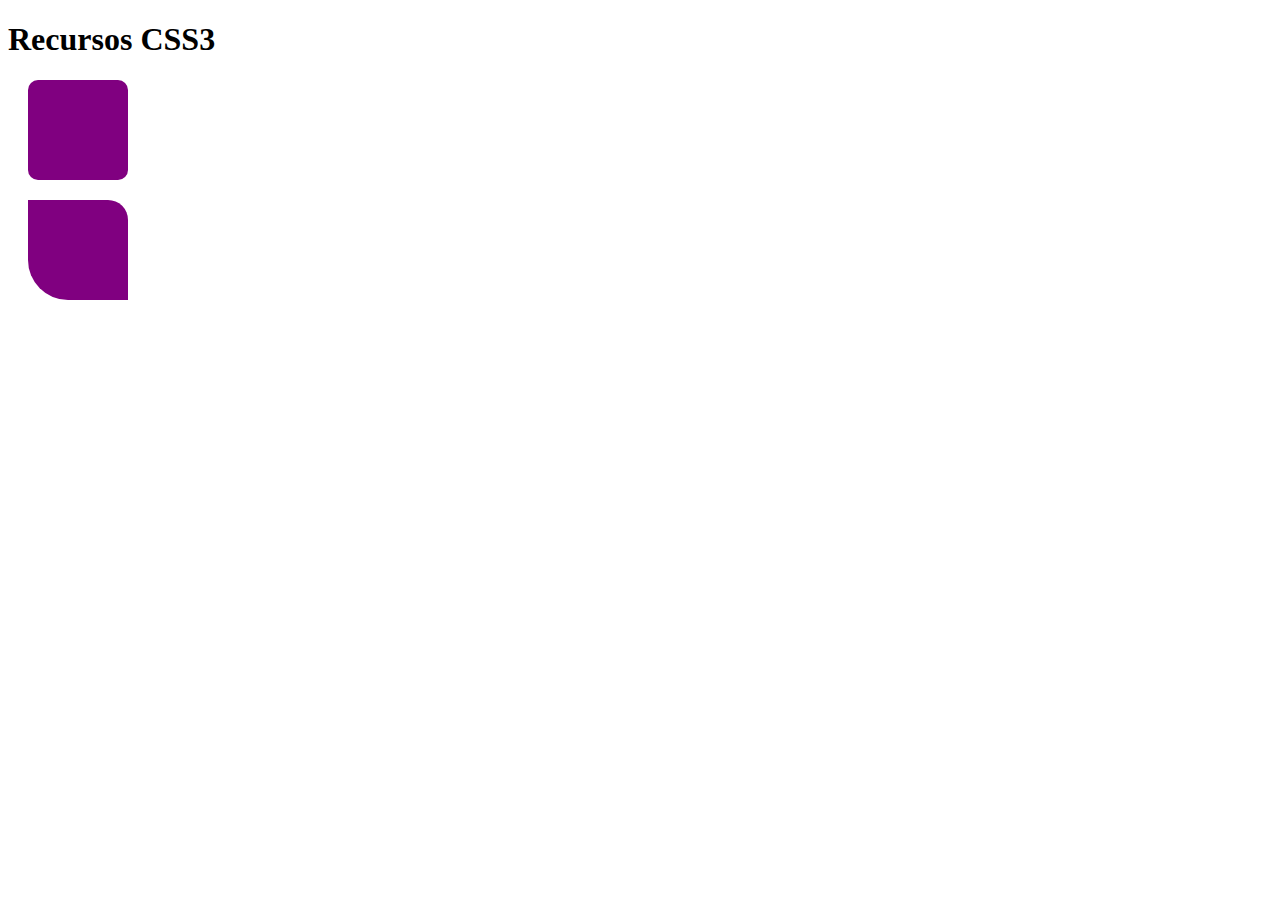
<file: 2 - CSS3/index.html>
<!DOCTYPE html>
<html lang="pt-br">
	<head>
		<title>CSS3</title>
		<link rel="stylesheet" type="text/css" href="styles.css">
		<meta name="viewport" content="width=device-width, initial-scale=1">
	</head>
	<body>
		<h1>Recursos CSS3</h1>
		<!-- <div class="animation-div"></div>
		<div class="animation-div2"></div> -->
		<!-- <div class="animation-div3"></div> -->

		<!-- <div class="box" id="animation-div4">linear</div>
		<div class="box" id="animation-div5">ease</div>
		<div class="box" id="animation-div6">ease-in</div>
		<div class="box" id="animation-div7">ease-out</div>
		<div class="box" id="animation-div8">ease-in-out</div> -->

		<!-- <div id="animation-div9"></div> 

		<button class="btn">Enviar</button>
		<div class="transition"></div> -->

		<!-- <div class="div-calc">
			<div class="innerdiv-calc calc1"></div>
			<div class="innerdiv-calc calc2"></div>
			<div class="innerdiv-calc calc3"></div>
			<div class="innerdiv-calc calc4"></div>
		</div> -->

		<!-- <div class="gradient-box gradient1"></div>
		<div class="gradient-box gradient2"></div>
		<div class="gradient-box gradient3"></div>
		<div class="gradient-box gradient4"></div>
		<div class="gradient-box gradient5"></div>
		<div class="gradient-box gradient6"></div> -->

		<!-- <div class="gradient-box gradient7"></div>
		<div class="gradient-box gradient8"></div>
		<div class="gradient-box gradient9"></div> -->

		<!-- <h1 class="fontface">Essa fonte veio de um link externo.</h1> -->

		<!-- <div class="mediaquery"></div> -->

		<div class="div-border border-radius1"></div>
		<div class="div-border border-radius2"></div>

	</body>
</html>
</file>
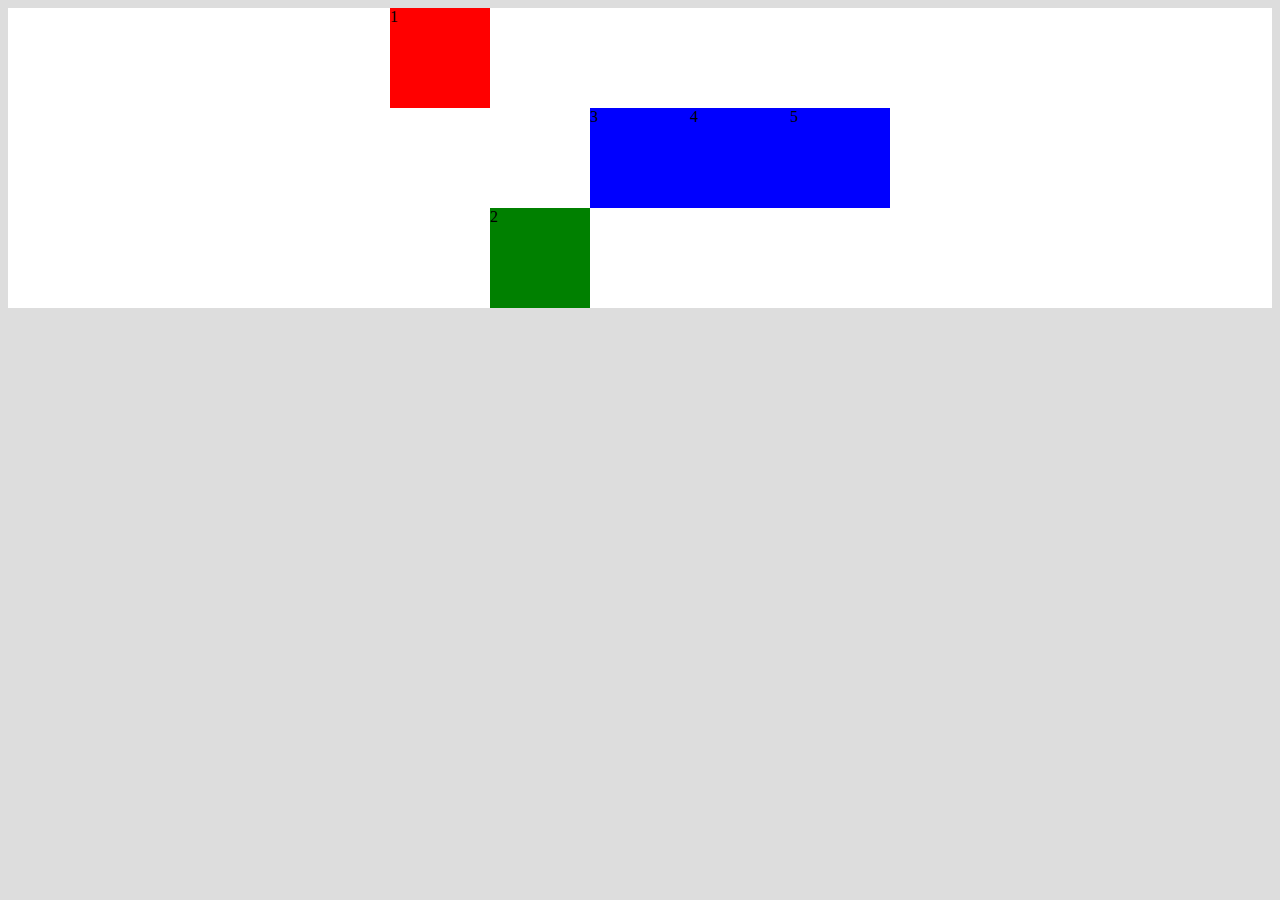
<file: 3 - Flexbox/index.html>
<!DOCTYPE html>
<html>
<head>
	<title>Flex Box</title>
	<link rel="stylesheet" type="text/css" href="style.css">
</head>
<body>
	<div class="container">
		<div class="box first">1</div>
		<div class="box second">2</div>
		<div class="box third">3</div>
		<div class="box third">4</div>
		<div class="box third">5</div>
	</div>
</body>
</html>
</file>
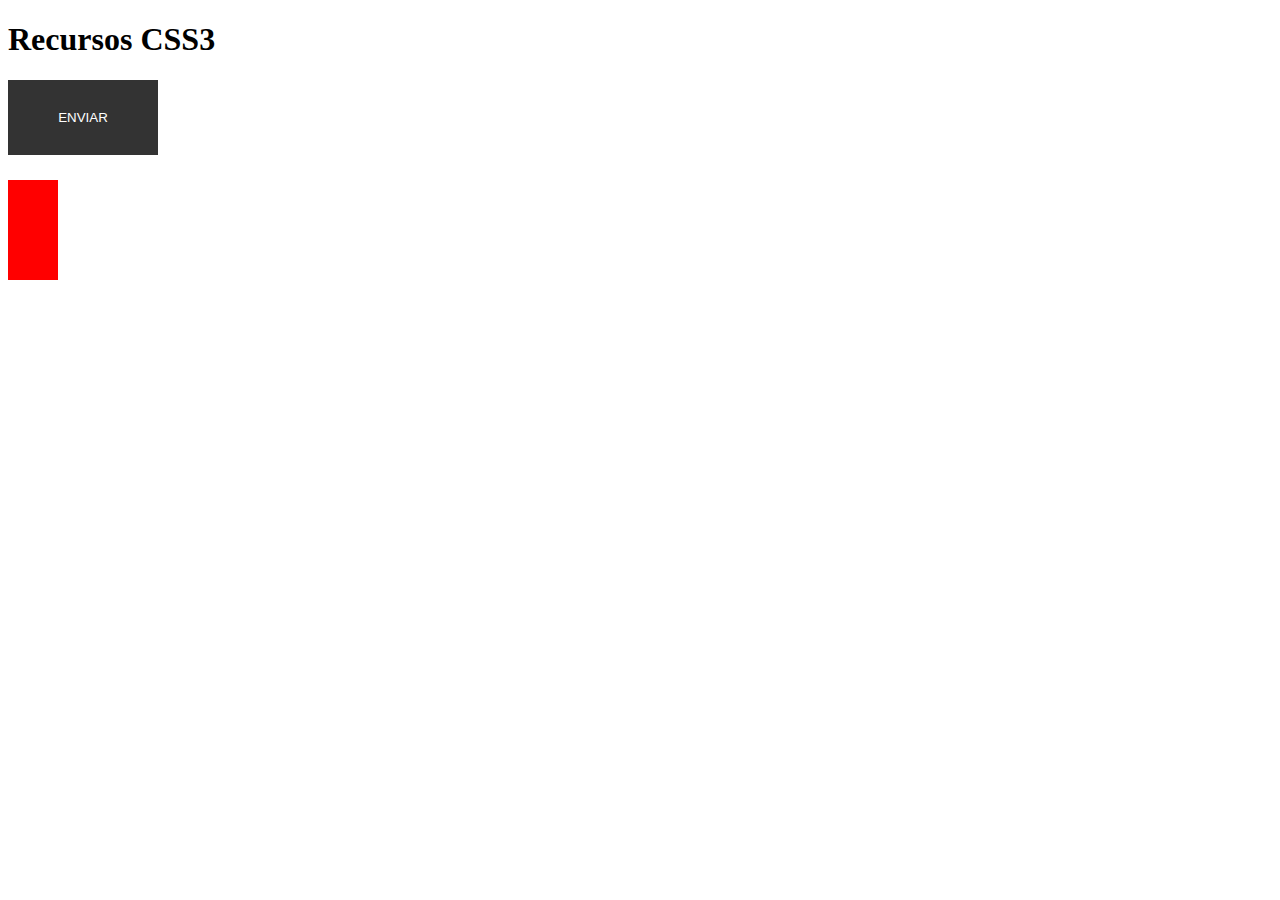
<file: 3 CSS3/index.html>
<!DOCTYPE html>
<html lang="pt-br">
	<head>
		<title>CSS3</title>
		<link rel="stylesheet" type="text/css" href="styles.css">
		<meta name="viewport" content="width=device-width, initial-scale=1">
	</head>
	<body>
		<h1>Recursos CSS3</h1>
		<!-- <div class="animation-div"></div>
		<div class="animation-div2"></div> -->
		<!-- <div class="animation-div3"></div> -->

		<!-- <div class="box" id="animation-div4">linear</div>
		<div class="box" id="animation-div5">ease</div>
		<div class="box" id="animation-div6">ease-in</div>
		<div class="box" id="animation-div7">ease-out</div>
		<div class="box" id="animation-div8">ease-in-out</div> -->

		<!-- <div id="animation-div9"></div> -->

		<button class="btn">Enviar</button>
		<div class="transition"></div>
	</body>
</html>
</file>
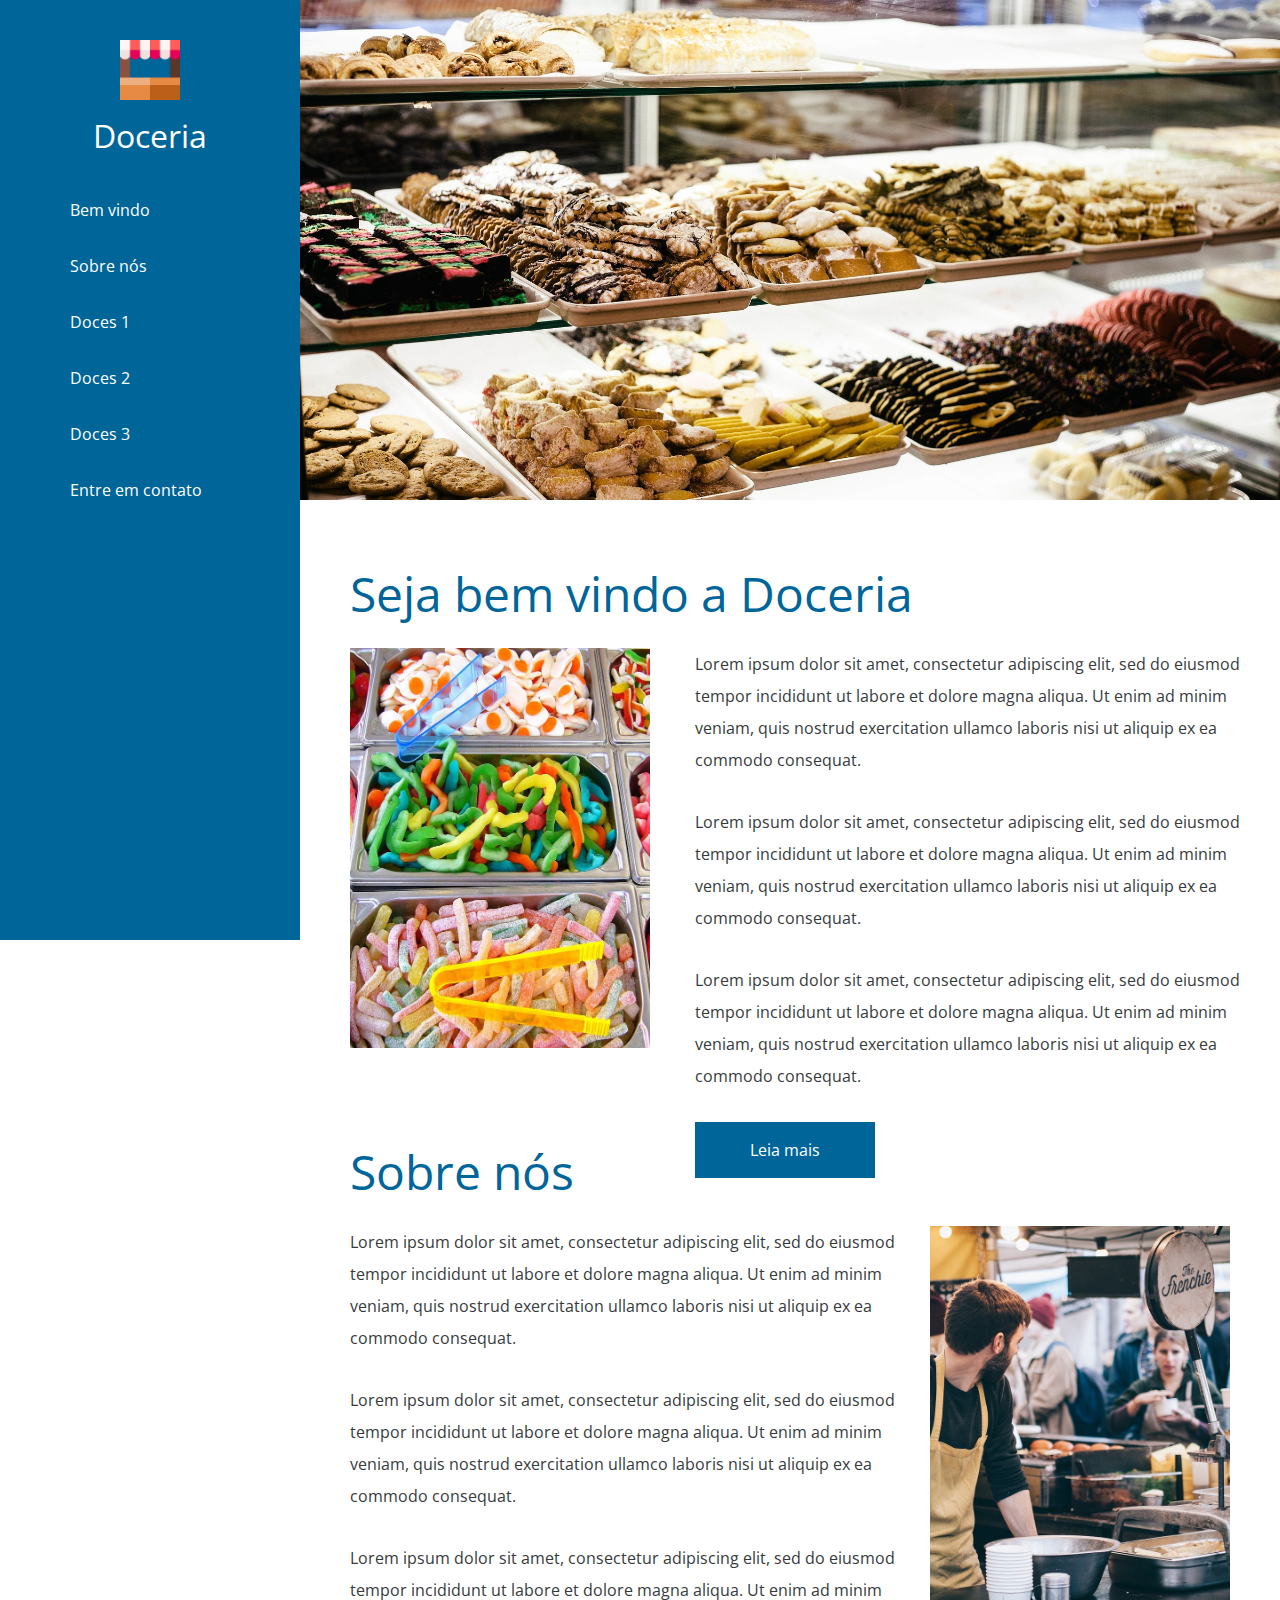
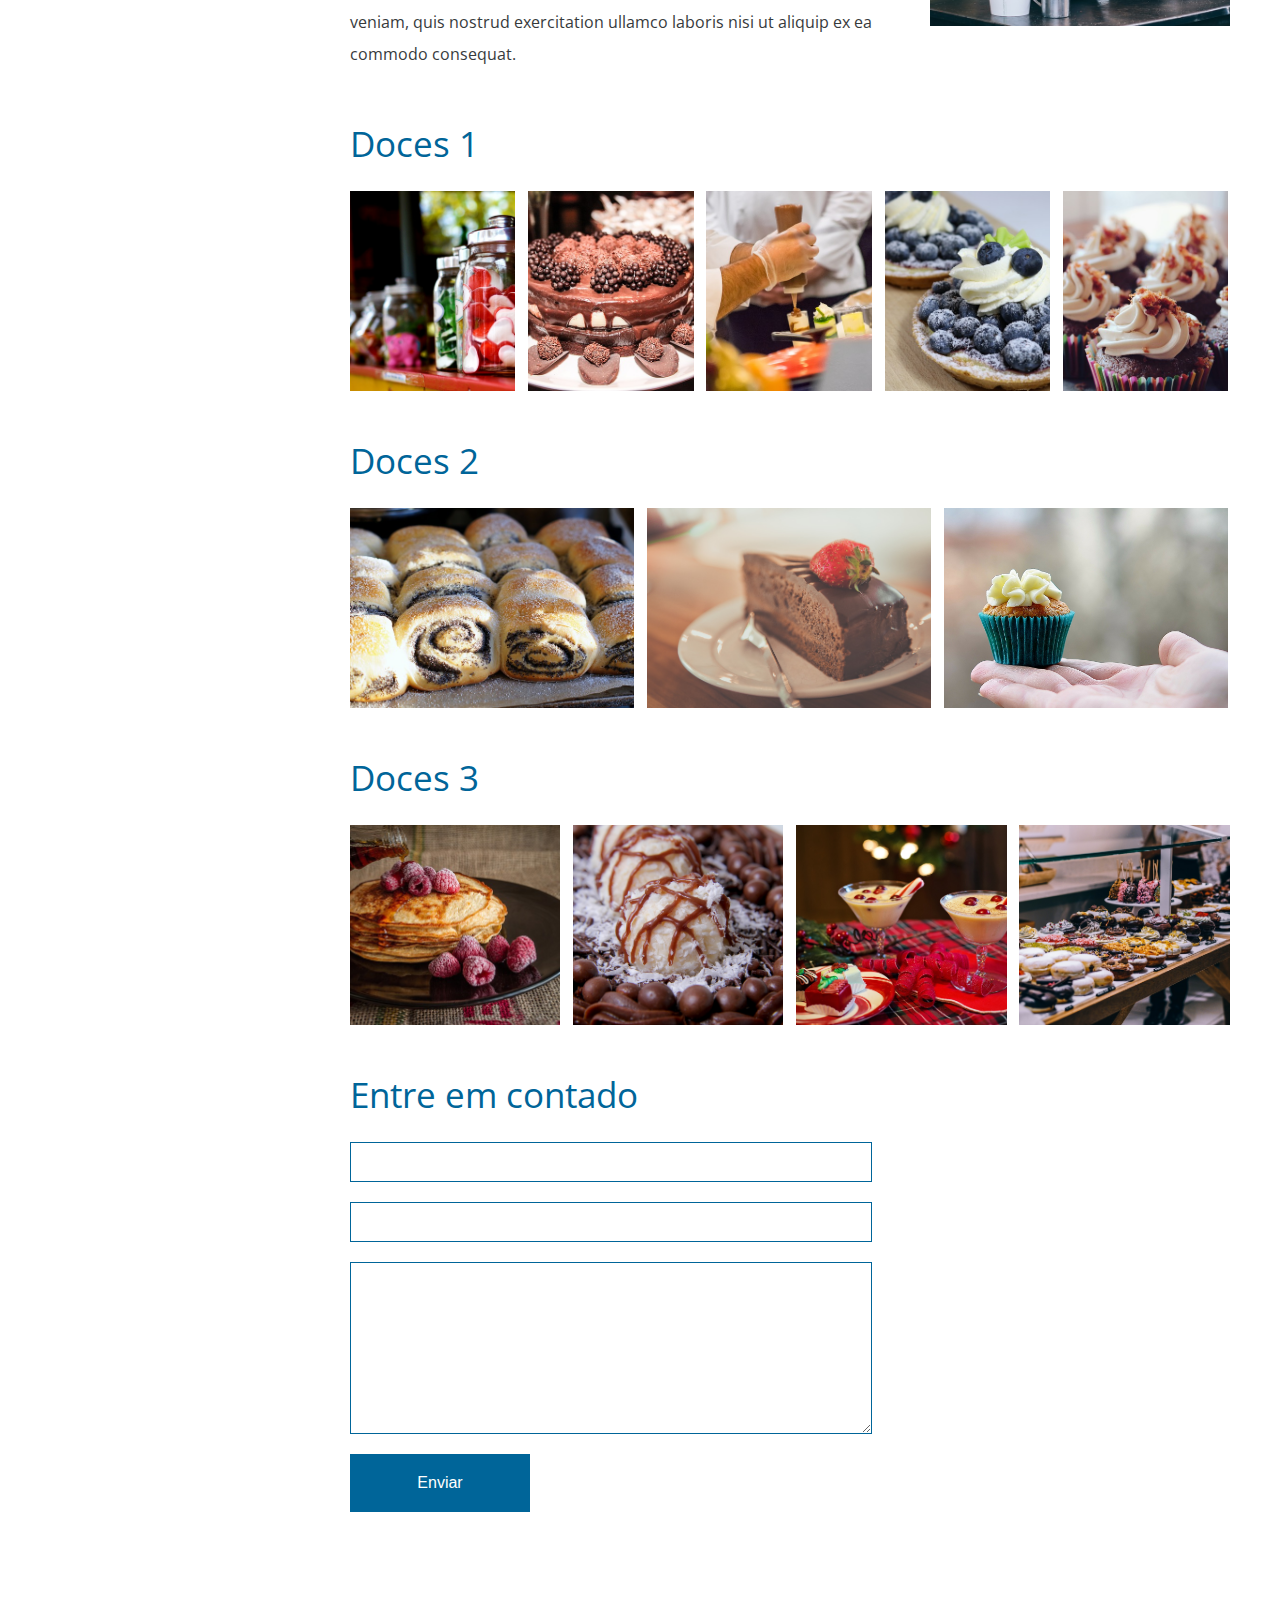
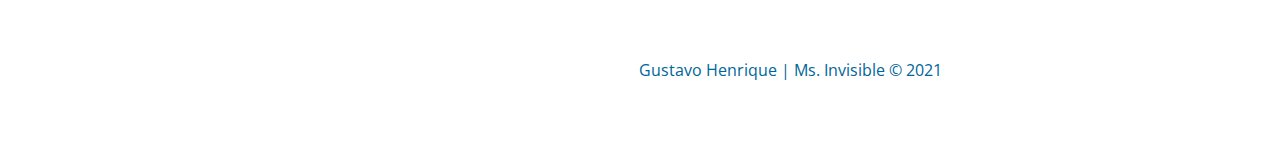
<file: Projeto 1 - Site Doceria/index.html>
<!DOCTYPE html>
<html>
	<head>
		<title>Doceria Single Page</title>
		<link rel="stylesheet" type="text/css" href="css/reset.css">
		<link rel="stylesheet" type="text/css" href="css/style.css">
		<link href="https://fonts.googleapis.com/css?family=Open+Sans:300,300i,400,400i,700,700i&display=swap" rel="stylesheet">
	</head>
	<body>
		<div class="container">
			<div id="sidebar">
				<div class="sidebar-container">
					<img class="logo-doceria" src="img/stand.png" alt="Logo Doceria" />
					<h1>Doceria</h1>
					<nav>
						<ul>
							<li><a href="#sessao-bemvindo">Bem vindo</a></li>
							<li><a href="#sessao-sobre">Sobre nós</a></li>
							<li><a href="#sessao-doces1">Doces 1</a></li>
							<li><a href="#sessao-doces2">Doces 2</a></li>
							<li><a href="#sessao-doces3">Doces 3</a></li>
							<li><a href="#sessao-contato">Entre em contato</a></li>
						</ul>
					</nav>
				</div>
			</div>
			<div class="content">
				<main>
					<section id="sessao-bemvindo">
						<div class="banner"></div>
						<div class="sessao-bemvindo-content">
							<h1>Seja bem vindo a Doceria</h1>
							<div class="sessao-minibanner"></div>
							<div class="sessao-descricao">
								<p>
									Lorem ipsum dolor sit amet, consectetur adipiscing elit, sed do eiusmod tempor incididunt ut labore et dolore magna aliqua. Ut enim ad minim veniam, quis nostrud exercitation ullamco laboris nisi ut aliquip ex ea commodo consequat.
								</p>
								<p>
									Lorem ipsum dolor sit amet, consectetur adipiscing elit, sed do eiusmod tempor incididunt ut labore et dolore magna aliqua. Ut enim ad minim veniam, quis nostrud exercitation ullamco laboris nisi ut aliquip ex ea commodo consequat.
								</p>
								<p>
									Lorem ipsum dolor sit amet, consectetur adipiscing elit, sed do eiusmod tempor incididunt ut labore et dolore magna aliqua. Ut enim ad minim veniam, quis nostrud exercitation ullamco laboris nisi ut aliquip ex ea commodo consequat.
								</p>
								<a href="#" class="sessao-bemvindo-btn">Leia mais</a>
							</div>
						</div>
					</section>

					<section id="sessao-sobre">
						<div class="sessao-content">
							<h1>Sobre nós</h1>
							<div class="sessao-minibanner"></div>
							<div class="sessao-descricao">
								<p>
									Lorem ipsum dolor sit amet, consectetur adipiscing elit, sed do eiusmod tempor incididunt ut labore et dolore magna aliqua. Ut enim ad minim veniam, quis nostrud exercitation ullamco laboris nisi ut aliquip ex ea commodo consequat.
								</p>
								<p>
									Lorem ipsum dolor sit amet, consectetur adipiscing elit, sed do eiusmod tempor incididunt ut labore et dolore magna aliqua. Ut enim ad minim veniam, quis nostrud exercitation ullamco laboris nisi ut aliquip ex ea commodo consequat.
								</p>
								<p>
									Lorem ipsum dolor sit amet, consectetur adipiscing elit, sed do eiusmod tempor incididunt ut labore et dolore magna aliqua. Ut enim ad minim veniam, quis nostrud exercitation ullamco laboris nisi ut aliquip ex ea commodo consequat.
								</p>
							</div>
						</div>
					</section>
					<section id="sessao-doces1">
						<h2>Doces 1</h2>
						<div class="doces1-imgs banner-galeria" id="img1"></div>
						<div class="doces1-imgs banner-galeria" id="img2"></div>
						<div class="doces1-imgs banner-galeria" id="img3"></div>
						<div class="doces1-imgs banner-galeria" id="img4"></div>
						<div class="doces1-imgs banner-galeria" id="img5"></div>
					</section>
					<section id="sessao-doces2">
						<h2>Doces 2</h2>
						<div class="doces2-imgs banner-galeria" id="img6"></div>
						<div class="doces2-imgs banner-galeria" id="img7"></div>
						<div class="doces2-imgs banner-galeria" id="img8"></div>
					</section>
					<section id="sessao-doces3">
						<h2>Doces 3</h2>
						<div class="doces3-imgs banner-galeria" id="img9"></div>
						<div class="doces3-imgs banner-galeria" id="img10"></div>
						<div class="doces3-imgs banner-galeria" id="img11"></div>
						<div class="doces3-imgs banner-galeria" id="img12"></div>
					</section>
					<section id="sessao-contato">
						<h2>Entre em contado</h2>
                        <form action="" id="form-contato">
                            <input type="text" name="name" id="name" plcaeholder="Nome">
                            <input type="email" name="email" id="email" plcaeholder="E-mail">
                            <textarea name="mensage" plcaeholder="Escreva sua mensagem..."></textarea>
                            <input type="submit" value="Enviar">
                        </form>
					</section>

                    <footer>
                        <p>Gustavo Henrique | Ms. Invisible &copy; 2021</p>
                    </footer>
				</main>
			</div>
		</div>
	</body>
</html>
</file>
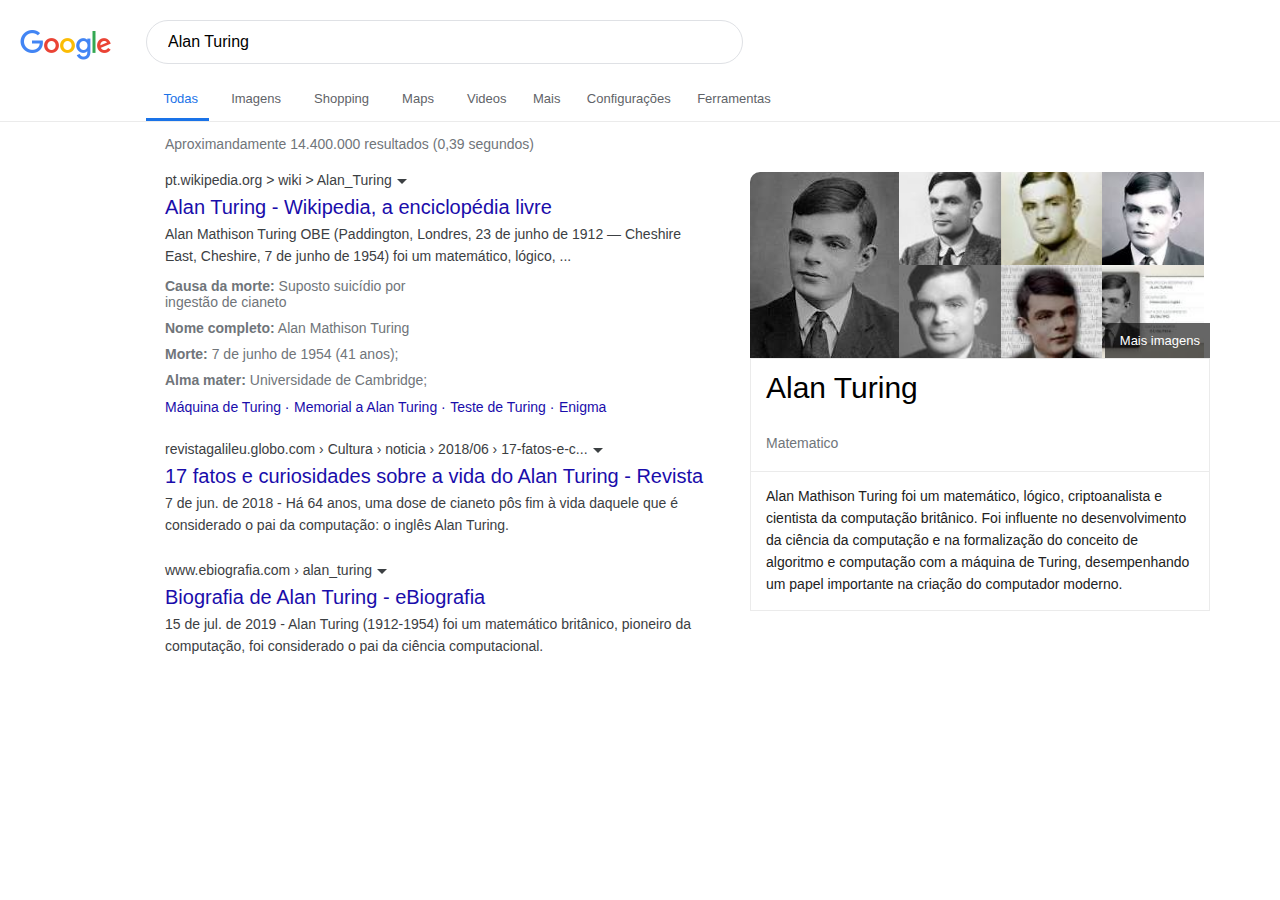
<file: Projeto 4 - Alan Turing Pesquisa Google/index.html>
<!DOCTYPE html>
<html lang="pt-br">
  <head>
    <meta charset="UTF-8">
    <meta name="viewport" content="width=device-width, initial-scale=1.0">
    <title>Alan Turing - Pesquisa Google</title>

    <link rel="shortcut icon" href="img/favicon.ico" type="image/x-icon">
    <!-- Font Icon -->
    <link rel="stylesheet" href="https://cdn.linearicons.com/free/1.0.0/icon-font.min.css">
    <!-- Styles -->
    <link rel="stylesheet" href="css/styles.css">
  </head>
  <body>
    <!-- header starts -->
    <header>
      <!-- input box -->
      <div id="input-box">
        <img src="img/google_logo.png" alt="Google Logo">  
        <form action="">
          <input type="text" name="search" id="search" value="Alan Turing">
          <span class="lnr lnr-magnifier" id="search-icon"></span>
          <span class="lnr lnr-keyboard" id="keyboard-icon"></span>
          <span class="lnr lnr-mic" id="mic-icon"></span>
        </form>
      </div>

      <!-- nav -->
      <nav>
        <ul id="links-list">
          <li class="active-link">
            <a href="#"><span class="lnr lnr-magnifier"></span> Todas</a>
          </li>
          <li>
            <a href="#"><span class="lnr lnr-picture"></span> Imagens</a>
          </li>
          <li>
            <a href="#"><span class="lnr lnr-tag"></span> Shopping</a>
          </li>
          <li>
            <a href="#"><span class="lnr lnr-map-marker"></span> Maps</a>
          </li>
          <li>
            <a href="#"><span class="lnr lnr-film-play"></span> Videos</a>
          </li>
          <li>
            <a href="#">Mais</a>
          </li>
          <li>
            <a href="#">Configurações</a>
          </li>
          <li>
            <a href="#">Ferramentas</a>
          </li>
        </ul>
      </nav>
    </header>
    <!-- header ends -->
    
    <!-- container starts -->
    <div class="container">
      <main>
        <p id="results">Aproximandamente 14.400.000 resultados (0,39 segundos)</p>
        <div class="search-result-box">
          <a href="#" class="ref-link">
            pt.wikipedia.org > wiki > Alan_Turing <span class="triangle"></span>
          </a>
          <a href="#" class="main-link">
            Alan Turing - Wikipedia, a enciclopédia livre
          </a>
          <p class="search-result-desc">
            Alan Mathison Turing OBE (Paddington, Londres, 23 de junho de 1912 — Cheshire East, Cheshire, 7 de junho de 1954) foi um matemático, lógico, ...
          </p>
          <div class="info-box">
            <p class="info">
              <span class="info-title">Causa da morte:</span> Suposto suicídio por ingestão de cianeto
            </p>
            <p class="info">
              <span class="info-title">Nome completo‎:</span> Alan Mathison Turing
            </p>
            <p class="info">
              <span class="info-title">Morte:</span> 7 de junho de 1954 (41 anos);
            </p>
            <p class="info">
              <span class="info-title">Alma mater:</span> Universidade de Cambridge;
            </p>
          </div>
          <div class="related-results">
            <ul>
              <li><a href="#">Máquina de Turing &#183;</a></li>
              <li><a href="#">Memorial a Alan Turing &#183;</a></li>
              <li><a href="#">Teste de Turing &#183;</a></li>
              <li><a href="#">Enigma</a></li>
            </ul>
          </div>
        </div>
        <div class="search-result-box">
          <a class="ref-link" href="#">revistagalileu.globo.com › Cultura › noticia › 2018/06 › 17-fatos-e-c... <span class="triangle"></span></a>
          <a class="main-link" href="#">17 fatos e curiosidades sobre a vida do Alan Turing - Revista</a>
          <p class="search-result-desc">
            <span class="result-date">7 de jun. de 2018 -</span> Há 64 anos, uma dose de cianeto pôs fim à vida daquele que é considerado o pai da computação: o inglês Alan Turing.
          </p>
        </div>
        <div class="search-result-box">
          <a class="ref-link" href="#">www.ebiografia.com › alan_turing <span class="triangle"></span></a>
          <a class="main-link" href="#">Biografia de Alan Turing - eBiografia</a>
          <p class="search-result-desc">
            <span class="result-date">15 de jul. de 2019 -</span> Alan Turing (1912-1954) foi um matemático britânico, pioneiro da computação, foi considerado o pai da ciência computacional.
          </p>
        </div>
      </main>
      <aside>
        <div id="gallery-box">
          <img src="img/turing1.jpg" alt="Alan Turing" id="first-img">
          <div id="gallery">
            <div id="gallery-img1"></div>
            <div id="gallery-img2"></div>
            <div id="gallery-img3"></div>
            <div id="gallery-img4"></div>
            <div id="gallery-img5"></div>
            <div id="gallery-img6"></div>
          </div>
          <a href="#" id="moreimg-btn">
            <span class="lnr lnr-picture"></span> Mais imagens
          </a>
        </div>
        <div id="about-box">
          <div id="name-box">
            <h3 id="name">Alan Turing</h3>
            <p id="role">Matematico</p>
          </div>
          <p class="about-text">
            Alan Mathison Turing foi um matemático, lógico, criptoanalista e cientista da computação britânico. Foi influente no desenvolvimento da ciência da computação e na formalização do conceito de algoritmo e computação com a máquina de Turing, desempenhando um papel importante na criação do computador moderno.
          </p>
        </div>
      </aside>
    </div>
    <!-- container ends -->
  </body>
</html>
</file>
<file: 2 - CSS3/styles.css>
/*animations*/
@keyframes animacao{
	/*define o começo da animação*/
	from{
		background-color: red;
	}
	/*define o fim da animação*/
	to{
		background-color: yellow;
	}
}

/* controlando animations com (%) */
@keyframes animacao2{
	0%{}

	30%{
		width: 100px;
	}

	60%{
		background-color: red;
	}

	80%{
		left: 100px;
		background-color: blue;
	}

	100%{
		height: 100px;
	}
}

@keyframes animacao3{
	from{left: 0px;}
	to{
		left: 200px;
		background-color: green;
	}
}

@keyframes animacao4{
	from{
		left: 0;
	}

	to{
		left: 500px;
	}
}

@keyframes animacao5{
	0%{
		left: 0;
	}

	25%{
		left: 20px;
		background-color: blue;
	}

	60%{
		left: 100px;
		background-color: orange;
	}

	100%{
		left: 50px;
		background: red;
	}
}

.animation-div{
	width: 100px;
	height: 100px;
	background-color: red;
	/* Define o nome da animação */
	animation-name: animacao;
	/* Define a duração da animação */
	animation-duration: 5s;
}

.animation-div2{
	position: relative;
	width: 200px;
	height: 200px;
	background-color: black;
	animation-name: animacao2;
	animation-duration: 6s;
}

.animation-div3{
	position: relative;
	width: 100px;
	height: 100px;
	background-color: purple;
	animation-name: animacao3;
	animation-duration: 5s;
	/* Vai definir o atraso da animação */
	animation-delay: 2s;
	/* Define quantas vezes a animação vai rodar */
	animation-iteration-count: 5;
	/* Pode receber dois tipos de valores aceitos:
		- um numero inteiro - vai rodar a partir desse numero;
		- 'infinite' vai rodar infinitamente a animação;
	*/
}


/* timing functions */
.box{
	display: flex;
	align-items: center;
	background-color: orange;
	width: 50px;
	height: 50px;
	position: relative;
	animation-name: animacao4;
	animation-duration: 4s;
	animation-iteration-count: infinite;
	text-align: center;
	padding: 0 1rem;
}

/* define o tipo do timing function em que a animação vai ocorrer*/
#animation-div4{
	/* valor padrão - animão começa e termina no mesmo tempo*/
	animation-timing-function: linear;
}

#animation-div5{
	/* vai começar devagar; no meio é rapido; termina devagar */
	animation-timing-function: ease;	
}

#animation-div6{
	/* vai deixar apenas o inicio lento */
	animation-timing-function: ease-in;
}

#animation-div7{
	/* vai deixar apenas o fim lento */
	animation-timing-function: ease-out;
}

#animation-div8{
	/* vai deixar o começo e fim da animação lento */
	animation-timing-function: ease-in-out;
}

/* shorthand - name, duration, timing function, delay, iteration */
#animation-div9{
	position: relative;
	background-color: darkblue;
	width: 50px;
	height: 50px;
	animation: animacao5 8s ease-out 4s infinite;
}


/* transition 
	- vai servir para inserir transições em propriedades 
*/
.btn{
	display: block;
	position: relative;
	padding: 10px;
	margin-bottom: 25px;
	width: 150px;
	height: 75px;
	color: #fff;
	text-transform: uppercase;
	background-color: #333;
	border: 2px solid #333;
	text-align: center;
	cursor: pointer;
	transition: 1s;
}

.btn:hover{
	color: #333;
	background-color: #fff;
}

.transition{
	width: 50px;
	height: 100px;
	background-color: red;
	transition: 4s;
}

.transition:hover{
	width: 300px;
}

/* calc */
.div-calc{
	width: 500px;
	height: 250px;
	position: relative;
	margin: 20px;
	background-color: #ddd;
	border: 1px solid red;
}

.innerdiv-calc{
	height: 50px;
	margin: 10px;
	position: relative;
	background-color: red;
}

.calc1{
	width: calc(50% + 50px);
}

.calc2{
	width: calc(50% - 50px);
}

.calc3{
	width: calc(50% * 2);
	margin: 0;
}

.calc4{
	width: calc(50% / 2);
}

/* gradient */

.gradient-box{
	width: 500px;
	height: 200px;
	position: relative;
	margin: 20px;
}

.gradient1{
	/* 
		1º forma de se colocar gradient  - apenas colocando as cores
		e como posição segue o padrão vai de cima para baixo
	*/
	/* Deve ser colocado dentro de 'background' ou 'background-image'*/
	background: linear-gradient(purple, blue);
}

/*  2º forma - definindo as direções do gradient */
.gradient2{
	/* to right - o gradient vai ir para a esquerta */
	background: linear-gradient(to right, purple, blue);
}

.gradient3{
	/* to left - o gradient vai ir para a direita */
	background: linear-gradient(to left, red, yellow);
}

.gradient4{
	/* to top - o gradient vai ir para o topo */
	background: linear-gradient(to top, red, yellow);
}

.gradient5{
	/* to top right - o gradient vai ir da diagonal inferior esquera até a direita */
	background: linear-gradient(to top right, purple, blue);
}

.gradient6{
	/* o limite minimo de cores é duas - o maximo não existe  */
	background: linear-gradient(#11f16e, #291f1fd2, #a81223);
}

.gradient7{
	/* O padrão é uma elipse - sendo que as cores se iniciam do centro */
	background: radial-gradient(#3A3042, #db9d47, #FF784F);
}

.gradient8{
	/* Definindo tamanho para as cores */
	background: radial-gradient(#3A3042 10%, #db9d47 30%, #FF784F);
}

.gradient9{
	/* mudando a forma do radial para circulo */
	background: radial-gradient(circle, #3A3042, #db9d47, #FF784F);
}

/* font-face */
@font-face{
	/* nome da fonte */
	font-family: "Lage Grafica";
	/* caminho da fonte */
	src: url(fonts/lage_grafica.ttf);
}

.fontface{
	font-family: "Lage Grafica";
}

/* media query */
.mediaquery{
	width: 1200px;
	height: 200px;
	background-color: red;
}

/* quando estiver abaixo de 1000px vai fazer o que tiver dentro do @media */
@media (max-width: 1000px){
	.mediaquery{
		width: 500px;
		background-color: blue;
	}
}

@media (max-width: 768px){
	.mediaquery{
		width: 300px;
		background-color: green;
	}
}

@media (max-width: 512px){
	.mediaquery{
		width: 200px;
		background-color: pink;
	}
}

/* border radius */
.div-border{
	width: 100px;
	height: 100px;
	background-color: purple;
	margin: 20px;
}

.border-radius1{
	/* define para cada borda 10px de arredontamento */
	border-radius: 10px;
	/* vai transformar o elemento em um circulo, se for um quadrado  */
	/* border-radius: 50%; */
}

.border-radius2{
	border-top-right-radius: 20px;
	border-bottom-left-radius: 40px;
}
</file>
<file: 3 - Flexbox/style.css>
/*
	
	Resumo de Flex Box:

	display: flex; - inicia o flex no container
	flex-grow - da tamanho ao elemento preenchendo os espaços vazios
	flex-shrink - o contrário do grow
	flex-basis - tamanho inicial do elemento, e o resto é preenchido pelo grow
	flex - <grow> <shrink> <basis>
	flex-direction - muda a direção que os elementos estão (row, column)
	flex-order - muda a ordem do elemento indivualmente
	justify-content - alinha os elementos no eixo principal
	align-items - alinha os elementos no eixo secundário
	align-self - alinha o elemento em particular

*/

body {
	background-color: #DDD;
}

.container {
	display: flex;
	width: 100%;
	height: 300px;
	background-color: #FFF;
	justify-content: center;
	align-items: center;
}

.box {
	height: 100px;
	width: 100px;
	/* flex: 1 1 300px; */
	/* flex: <grow> <shrink> <basis>; */
}

.first {
	background-color: red;
	align-self: flex-start;
}

.second {
	background-color: green;
	align-self: flex-end;
}

.third {
	background-color: blue;
}
</file>
<file: 3 CSS3/styles.css>
/*animations*/
@keyframes animacao{
	/*define o começo da animação*/
	from{
		background-color: red;
	}
	/*define o fim da animação*/
	to{
		background-color: yellow;
	}
}

/* controlando animations com (%) */
@keyframes animacao2{
	0%{}

	30%{
		width: 100px;
	}

	60%{
		background-color: red;
	}

	80%{
		left: 100px;
		background-color: blue;
	}

	100%{
		height: 100px;
	}
}

@keyframes animacao3{
	from{left: 0px;}
	to{
		left: 200px;
		background-color: green;
	}
}

@keyframes animacao4{
	from{
		left: 0;
	}

	to{
		left: 500px;
	}
}

@keyframes animacao5{
	0%{
		left: 0;
	}

	25%{
		left: 20px;
		background-color: blue;
	}

	60%{
		left: 100px;
		background-color: orange;
	}

	100%{
		left: 50px;
		background: red;
	}
}

.animation-div{
	width: 100px;
	height: 100px;
	background-color: red;
	/* Define o nome da animação */
	animation-name: animacao;
	/* Define a duração da animação */
	animation-duration: 5s;
}

.animation-div2{
	position: relative;
	width: 200px;
	height: 200px;
	background-color: black;
	animation-name: animacao2;
	animation-duration: 6s;
}

.animation-div3{
	position: relative;
	width: 100px;
	height: 100px;
	background-color: purple;
	animation-name: animacao3;
	animation-duration: 5s;
	/* Vai definir o atraso da animação */
	animation-delay: 2s;
	/* Define quantas vezes a animação vai rodar */
	animation-iteration-count: 5;
	/* Pode receber dois tipos de valores aceitos:
		- um numero inteiro - vai rodar a partir desse numero;
		- 'infinite' vai rodar infinitamente a animação;
	*/
}


/* timing functions */
.box{
	display: flex;
	align-items: center;
	background-color: orange;
	width: 50px;
	height: 50px;
	position: relative;
	animation-name: animacao4;
	animation-duration: 4s;
	animation-iteration-count: infinite;
	text-align: center;
	padding: 0 1rem;
}

/* define o tipo do timing function em que a animação vai ocorrer*/
#animation-div4{
	/* valor padrão - animão começa e termina no mesmo tempo*/
	animation-timing-function: linear;
}

#animation-div5{
	/* vai começar devagar; no meio é rapido; termina devagar */
	animation-timing-function: ease;	
}

#animation-div6{
	/* vai deixar apenas o inicio lento */
	animation-timing-function: ease-in;
}

#animation-div7{
	/* vai deixar apenas o fim lento */
	animation-timing-function: ease-out;
}

#animation-div8{
	/* vai deixar o começo e fim da animação lento */
	animation-timing-function: ease-in-out;
}

/* shorthand - name, duration, timing function, delay, iteration */
#animation-div9{
	position: relative;
	background-color: darkblue;
	width: 50px;
	height: 50px;
	animation: animacao5 8s ease-out 4s infinite;
}


/* transition 
	- vai servir para inserir transições em propriedades 
*/
.btn{
	display: block;
	position: relative;
	padding: 10px;
	margin-bottom: 25px;
	width: 150px;
	height: 75px;
	color: #fff;
	text-transform: uppercase;
	background-color: #333;
	border: 2px solid #333;
	text-align: center;
	cursor: pointer;
	transition: 1s;
}

.btn:hover{
	color: #333;
	background-color: #fff;
}

.transition{
	width: 50px;
	height: 100px;
	background-color: red;
	transition: 4s;
}

.transition:hover{
	width: 300px;
}
</file>
<file: Projeto 1 - Site Doceria/css/style.css>
/* geral */

html {
	font-family: 'Open sans', 'sans-serif';
	color: #373A3C;
}

a {
	transition: .5s;
}

/* sidebar */

#sidebar {
	position: fixed;
	height: 100%;
	width: 300px;
	background-color: #006599;
	padding-top: 40px;
}

#sidebar h1 {
	color: #FFF;
	font-size: 32px;
	text-align: center;
	margin-top: 20px;
	margin-bottom: 30px;
}

#sidebar a {
	color: #FFF;
	text-decoration: none;
	font-size: 16px;
}

#sidebar a:hover {
	color: #F4EF5E;
}

#sidebar li {
	padding: 20px;
}

.sidebar-container {
	position: relative;
	margin-left: auto;
	margin-right: auto;
	width: 200px;
}

.logo-doceria {
	width: 60px;
	height: 60px;
	display: block;
	position: relative;
	margin-left: auto;
	margin-right: auto;
}

/* conteudo */

.content {
	position: absolute;
	left: 300px;
	width: calc(100% - 300px);
}

.content h1, .content h2 {
	color: #006599;
	margin-bottom: 30px;
}

.content h1 {
	font-size: 48px;
}

.content h2 {
	font-size: 35px;
}

section {
	padding-left: 50px;
}

/* bem vindo */

#sessao-bemvindo {
	padding-left: 0;
}

.sessao-bemvindo-content {
	padding-left: 50px;
}

#sessao-bemvindo .banner {
	height: 500px;
	background-image: url('../img/banner2.jpg');
	background-position: center;
	background-size: cover;
}

#sessao-bemvindo h1 {
	margin-top: 70px;
}

#sessao-bemvindo::after, #sessao-sobre::after {
	content: "";
	display: block;
	clear: both;
	margin-bottom: 100px;
}

.sessao-minibanner {
	width: 300px;
	height: 400px;
	background-image: url('../img/banner3.jpg');
	background-position: center;
	background-size: cover;
	float: left;
}

.sessao-descricao {
	position: absolute;
	left: 370px;
	padding-right: 30px;
}

.sessao-descricao p {
	line-height: 2;
	font-size: 16px;
	margin-bottom: 30px;
	margin-left: 25px;
}

.sessao-bemvindo-btn, form input[type=submit] {
	background-color: #006599;
	color: #FFF;
	text-decoration: none;
	padding: 20px 40px;
	transition: .5s;
	display: block;
	width: 100px;
	text-align: center;
	border: none;
	cursor: pointer;
	margin-left: 25px;
}

.sessao-bemvindo-btn:hover, form input[type=submit]:hover {
	background-color: #2790C6;
}

/* sessao sobre */
#sessao-sobre .sessao-minibanner{
    float: right; 
    margin-right: 50px;
    background-image: url("../img/banner4.jpg");
}


#sessao-sobre .sessao-descricao{
    position: absolute;
    left: 25px;
    width: calc(100% - 400px);
}

/* galerias */

.banner-galeria {
	background-position: center;
	background-size: cover;
	display: inline-block;
	height: 200px;
}

#sessao-doces1, #sessao-doces2, #sessao-doces3 {
	padding-right: 50px;
	margin-bottom: 50px;
}

.doces1-imgs {
	width: 18.8%;
	margin-left: .5%;
	margin-right: .5%;
}

#img1 {
	background-image: url('../img/galeria1.jpg');
	margin-left: 0;
}

#img2 {
	background-image: url('../img/galeria2.jpg');
}

#img3 {
	background-image: url('../img/galeria3.jpg');
}

#img4 {
	background-image: url('../img/galeria4.jpg');
}

#img5 {
	background-image: url('../img/galeria5.jpg');
	margin-right: 0;
}

.doces2-imgs {
	width: 32.3%;
	margin-left: .5%;
	margin-right: .5%;
}

#img6 {
	background-image: url('../img/galeria6.jpg');
	margin-left: 0;
}

#img7 {
	background-image: url('../img/galeria7.jpg');
}

#img8 {
	background-image: url('../img/galeria8.jpg');
	margin-right: 0;
}

.doces3-imgs {
	width: 23.9%;
	margin-left: .5%;
	margin-right: .5%;
}

#img9 {
	background-image: url('../img/galeria9.jpg');
	margin-left: 0;
}

#img10 {
	background-image: url('../img/galeria10.jpg');
}

#img11 {
	background-image: url('../img/galeria11.jpg');
}

#img12 {
	background-image: url('../img/galeria12.jpg');
	margin-right: 0;
}

/* contato */
#form-contato{
    width: 500px;
}

#form-contato input[type=text],
#form-contato input[type=email],
#form-contato textarea{
    display: block;
    border: 1px solid #006599;
    padding: 10px;
    margin-bottom: 20px;
    width: 100%;
    font-size: 16px;
    font-family: "Open San", 'sans-serif';
}

#form-contato input[type=text]:focus,
#form-contato input[type=email]:focus,
#form-contato textarea:focus{
    border-color: #2790c6;
}

#form-contato textarea{
    height: 150px;
}

#form-contato::placeholder{
    color: #006599;
}

#form-contato input[type=submit]{
    margin-left: 0;
    font-size: 16px;
    width: 180px;
}

footer{
    height: 100px;
    padding-top: 150px;
    color: #006599;
    text-align: center;
}
</file>
<file: Projeto 4 - Alan Turing Pesquisa Google/css/styles.css>
/* Geral */
*{
  box-sizing: border-box;
}

body {
  font-family: Arial, Helvetica, sans-serif;
  margin: 0;
}
 
a, a:visited {
  color: #1a0dab;
}

/* Header */
header{
  border-bottom: 1px solid #ebebeb;
}

#input-box{
  padding-top: 20px;
  padding-bottom: 9px;
}

#input-box img{
  width: 92px;
  position: absolute;
  top:30px;
  left: 20px;
}

#input-box form{
  display: inline-block;
  position: relative;
}

#input-box form input{
  height: 44px;
  border-radius: 22px;
  width: 597px;
  border: 1px solid #dfe1e5;
  padding: 0 21px;
  margin-left: 146px;
  font-size: 16px;
}

#search-icon,
#keyboard-icon,
#mic-icon{
  position: absolute;
  top: 14px;
  font-size: 18px;
  cursor: pointer;
}

#search-icon{
  right: 18px;
}

#keyboard-icon{
  right: 53px;
}

#mic-icon{
  right: 88px;
}

/* navbar */
#links-list{
  list-style: none;
  padding-left: 0;
  margin-left: 146px;
  margin-bottom: 0;
}

#links-list li{
  display: inline-block;
  padding: 0 11px;
}

#links-list li a{
  color: #5f6368;
  text-decoration: none;
  font-size: 13px;
  padding-bottom: 12px;
  display: inline-block;
}

#links-list li span{
  font-size: 16px;
  display: inline-block;
  margin-right: 3px;
}

#links-list li a:hover{
  color: #1A73E8;
}

.active-link{
  border-bottom: 3px solid #1A73E8;
}

#links-list .active-link a{
  color: #1A73E8;
}

/* Container */
.container{
  display: flex;
  flex-direction: row;
  padding-left: 165px;
  padding-right: 70px;
}

main{
  flex: 2 1 0; 
  padding-right: 35px;
}

aside{
  flex: 1 1 0;
  min-width: 460px;
  margin-top: 50px;
  position: relative;
}

/* Main */
#results{
  color: #70757A;
  font-size: 14px;
  margin-bottom: 5px;
}

.search-result-box {
  margin-bottom: 10px;
}

.container .ref-link{
  position: relative;
  display: inline-block;
  width: auto;
  font-size: 14px;
  color: #3c4043;
  text-decoration: none;
  margin-top: 15px;
  margin-bottom: 8px;
}

.triangle{
  position: absolute;
  top: 7px;
  right: -15px;
  width: 0;
  height: 0;
  border-left: 5px solid transparent;
  border-right: 5px solid transparent;
  border-top: 5px solid #3c4043;
}

.main-link{
  font-size: 20px;
  text-decoration: none;
  display: block;
}

.main-link:hover{
  text-decoration: underline;
}

.search-result-desc{
  font-size: 14px;
  color: #3c4043;
  line-height: 1.57;
  margin: 5px 0;
}

.info-box{
  display: flex;
  flex-direction: row;
  flex-wrap: wrap;
  width: 100%;
}

.info{
  flex: 1 1 1;
  width: 50%;
  color: #70757A;
  font-size: 14px;
  margin: 5px 0;
  margin-right: 5px;
}

.info-title{
  font-weight: bold;
}

.related-results ul{
  list-style: none;
  padding-left: 0;
  margin: 5px 0;
}

.related-results li{
  display: inline-block;
}

.related-results li a{
  font-size: 14px;
  text-decoration: none;
}

/* Galeria Aside */
#gallery-box{
  height: 186px;
  position: relative;
}

#first-img{
  border-top-left-radius: 10px;
}

#gallery{
  display: flex;
  flex-direction: row;
  flex-wrap: wrap;
  width: 305px;
  height: 186px;
  position: absolute;
  top: 0;
  left: 149px;
}

#gallery div{
  flex: 1 1 30%;
  height: 50%;
  background-size: cover;
  background-position: center;
}

#gallery-img1{
  background-image: url('../img/turing2.jpg');
}

#gallery-img2{
  background-image: url('../img/turing3.jpg');
}

#gallery-img3{
  background-image: url('../img/turing4.jpg');
}

#gallery-img4{
  background-image: url('../img/turing5.jpg');
}

#gallery-img5{
  background-image: url('../img/turing6.jpg');
}

#gallery-img6{
  background-image: url('../img/turing7.jpg');
}

#moreimg-btn{
  position: absolute;
  right: 0;
  bottom: 0;
  padding: 10px;
  font-size: 13px;
  color: #fff;
  background: rgba(0, 0, 0, .6);
  text-decoration: none;
  border-top-left-radius: 5px;
}

#moreimg-btn span{
  margin-right: 5px;
}

/* Infos Aside */
#about-box{
  border: 1px solid #ebebeb;
}

#name-box{
  border-bottom: 1px solid #ebebeb;
  padding: 0 15px;
}

#name{
  font-size: 30px;
  font-weight: 400;
  margin-top: 12px;
}

#role{
  color: #70757A;
  font-size: 14px;
  margin: 0;
  margin-bottom: 20px;
}

.about-text{
  font-size: 14px;
  color: #222;
  line-height: 1.57;
  padding: 0 15px;
}

.about-text span{
  font-weight: bold;
}
</file>
